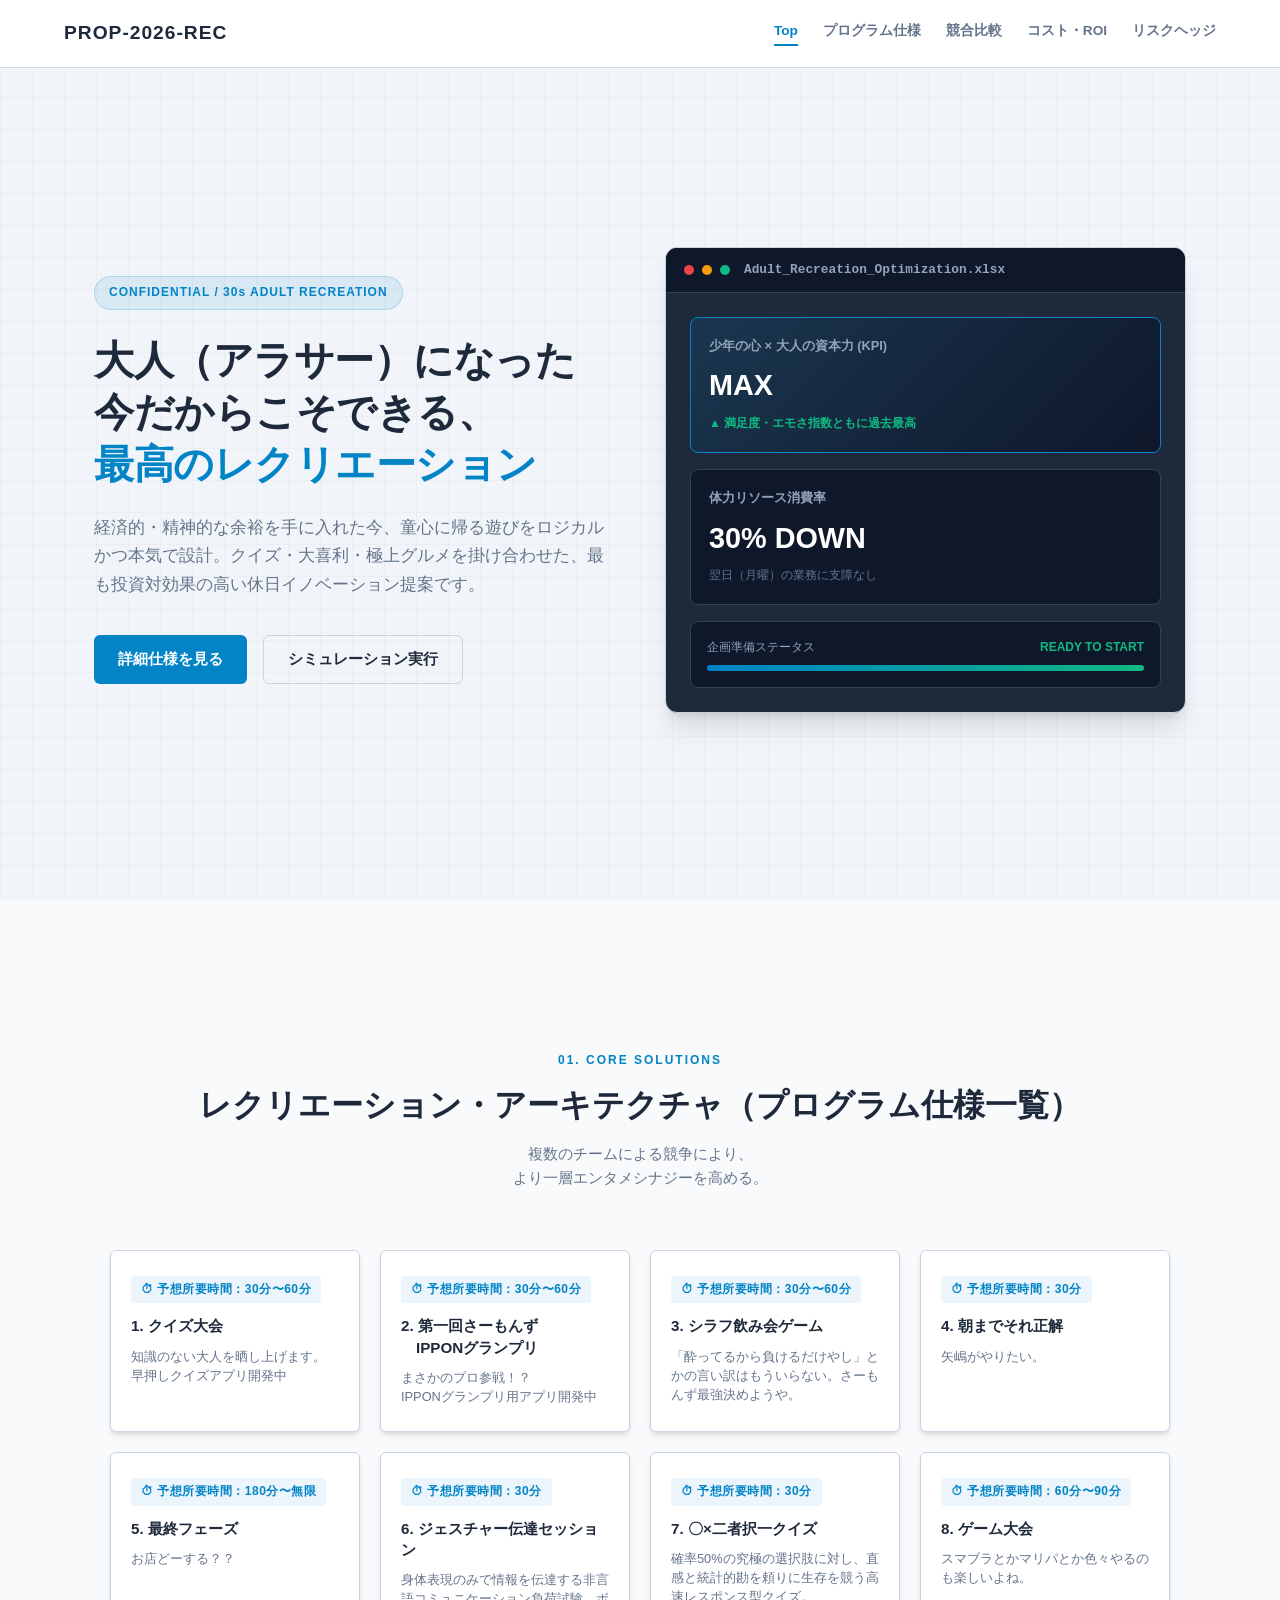
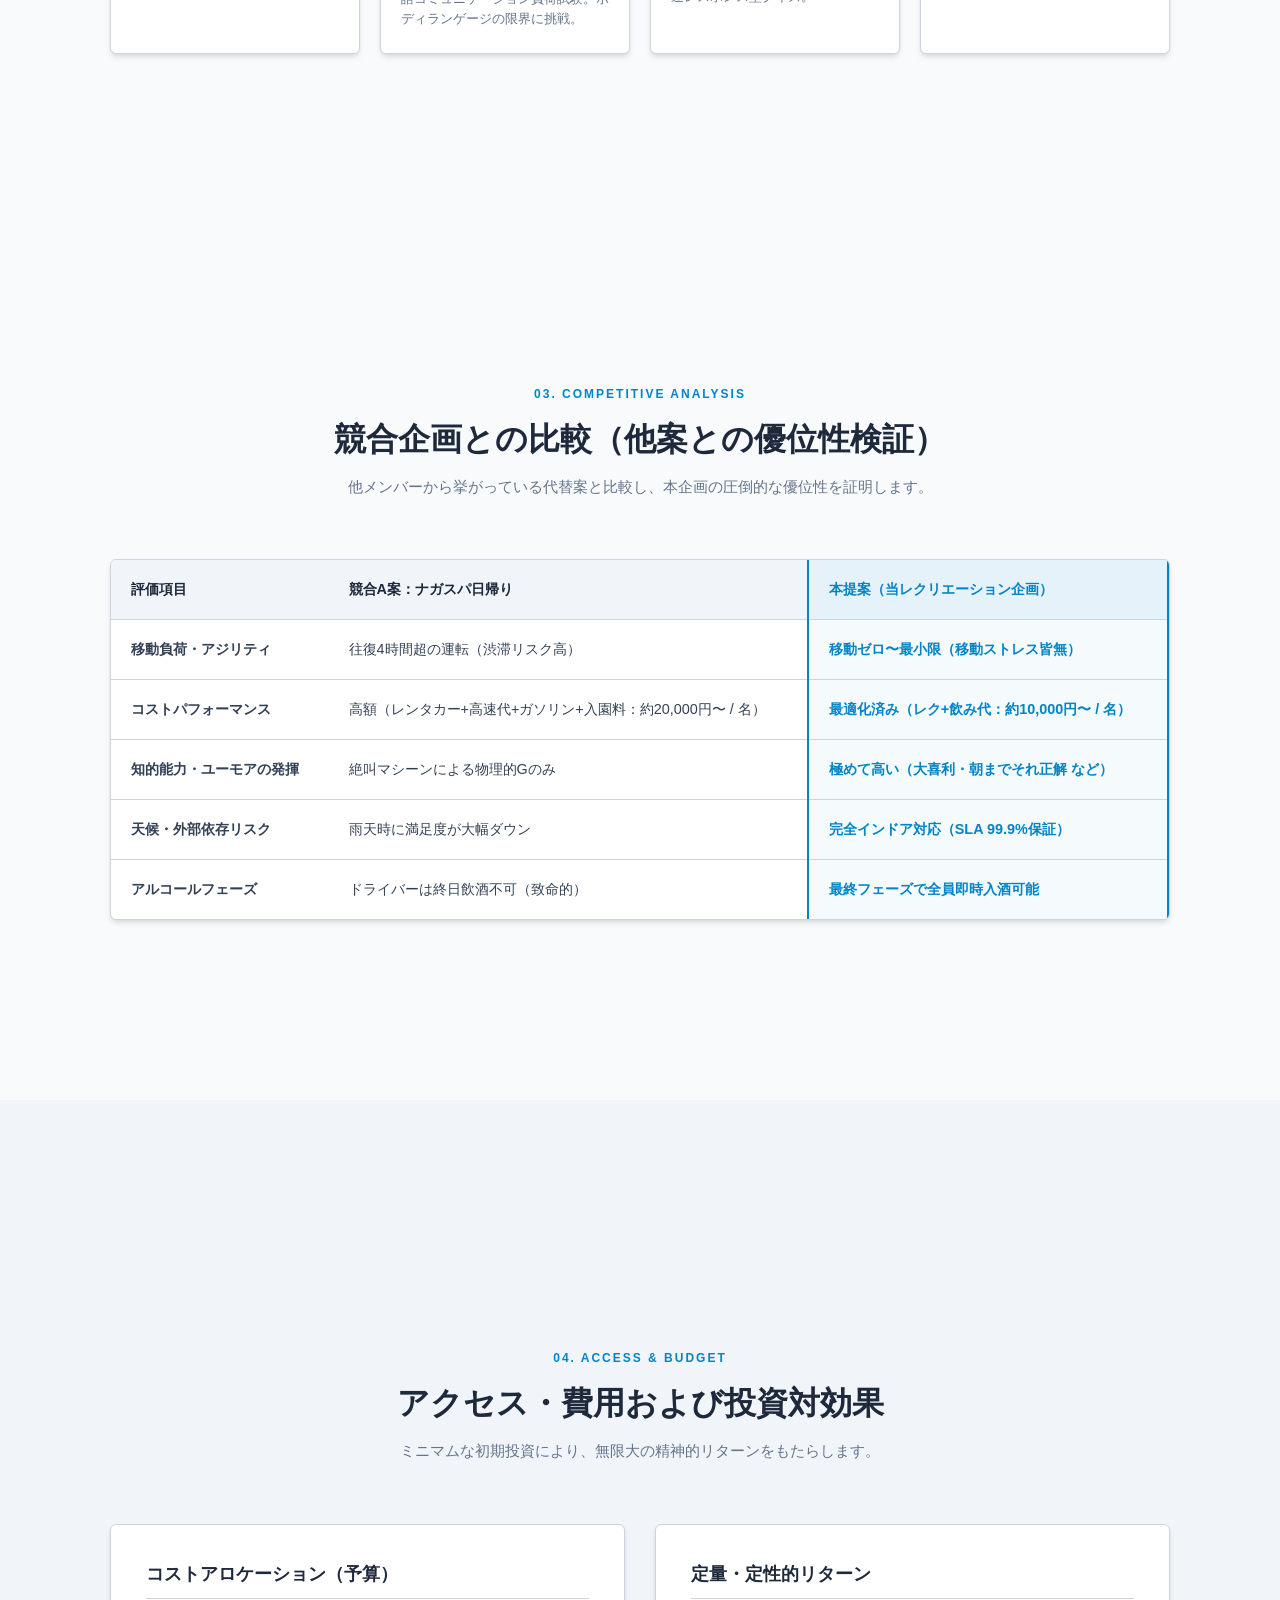
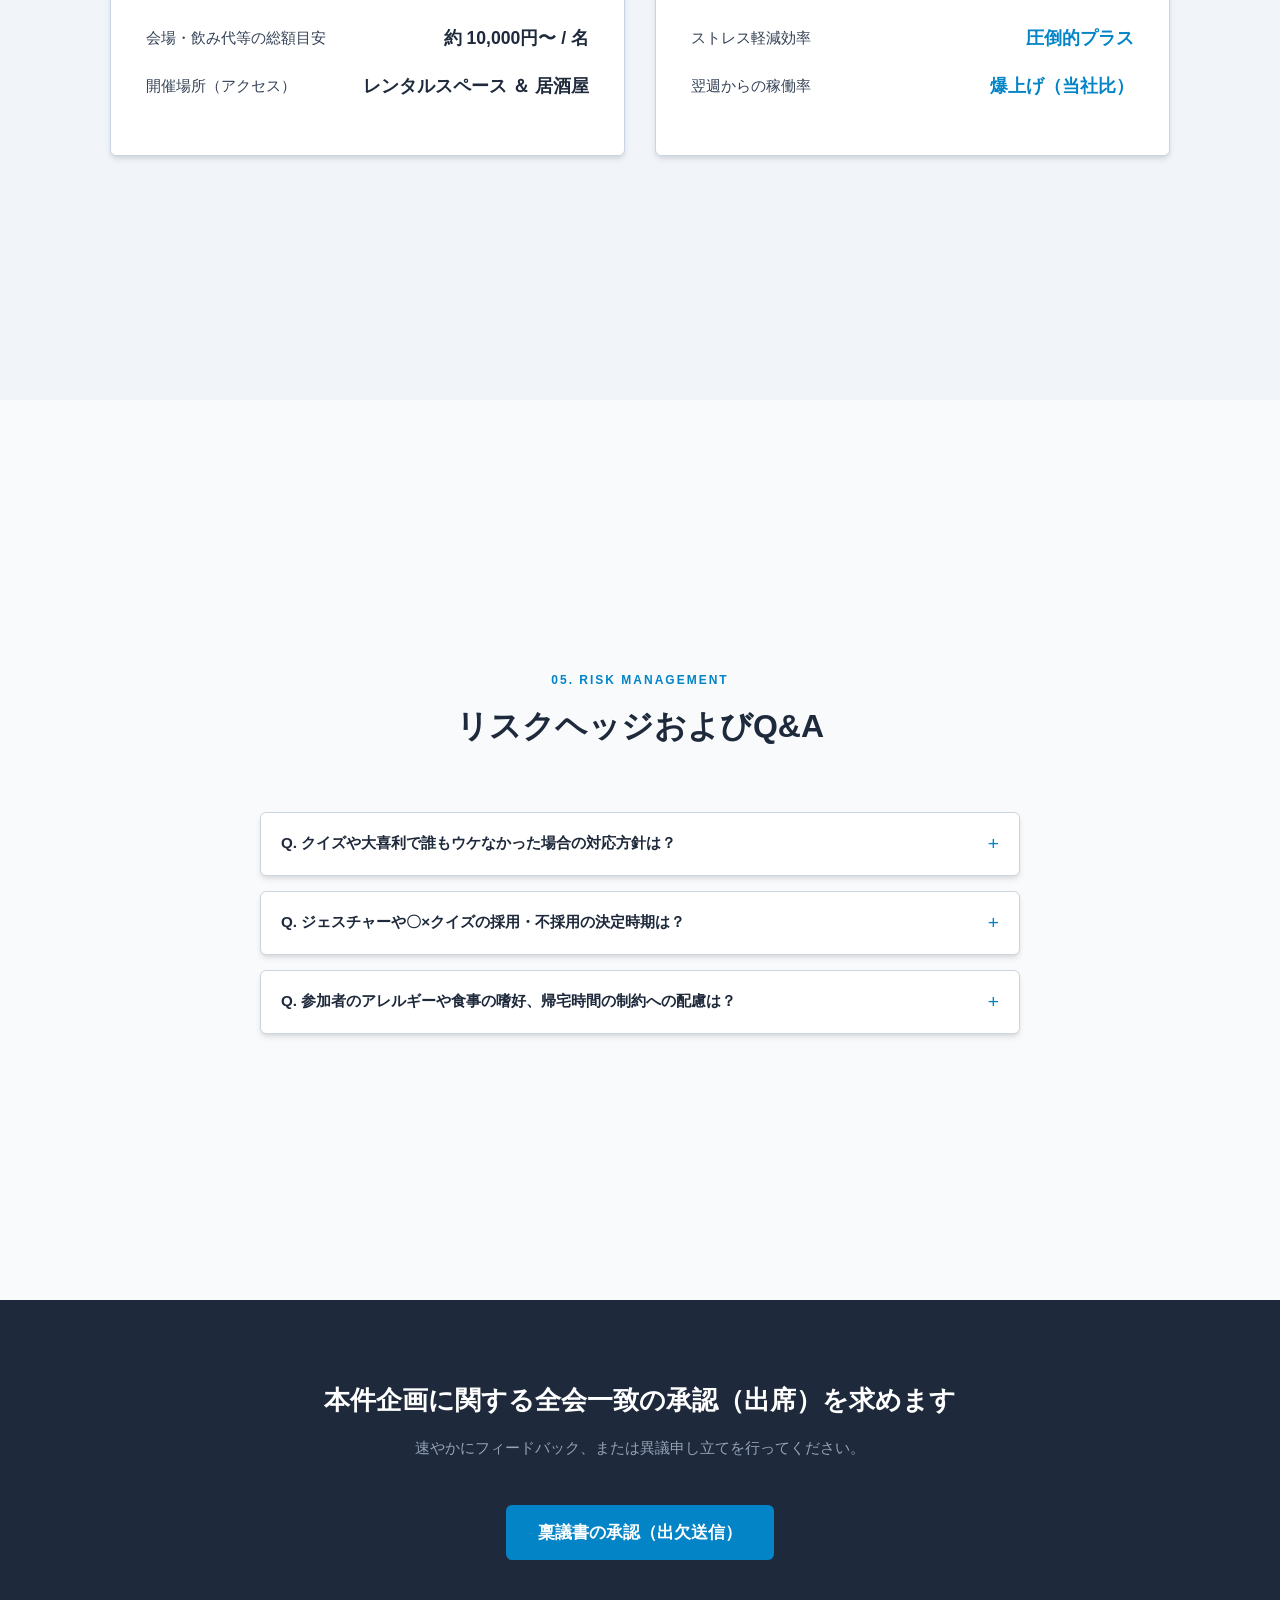
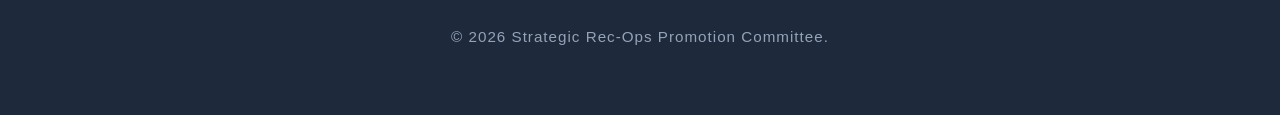
<file: index.html>
<!doctype html>
<html lang="ja">
  <head>
    <meta charset="UTF-8" />
    <meta name="viewport" content="width=device-width, initial-scale=1.0" />
    <title>Strategic Project Proposal: Weekend Rec-Ops</title>
    <link rel="stylesheet" href="kikaku.css" />
  </head>
  <body>
    <!-- 固定ヘッダー -->
    <header class="site-header">
      <div class="header-container">
        <h1 class="logo">PROP-2026-REC</h1>
        <nav class="nav-links">
          <a href="#executive-summary">Top</a>
          <a href="#solution">プログラム仕様</a>
          <a href="#comparison">競合比較</a>
          <a href="#roi">コスト・ROI</a>
          <a href="#risks">リスクヘッジ</a>
        </nav>
      </div>
    </header>

    <main>
      <!-- ① ヒーローセクション -->
      <section id="executive-summary" class="hero-section">
        <div class="hero-container">
          <div class="hero-text">
            <span class="badge">CONFIDENTIAL / 30s ADULT RECREATION</span>
            <h2>
              大人（アラサー）になった<br />今だからこそできる、<br /><span
                class="gradient-text"
                >最高のレクリエーション</span
              >
            </h2>
            <p class="hero-desc">
              経済的・精神的な余裕を手に入れた今、童心に帰る遊びをロジカルかつ本気で設計。クイズ・大喜利・極上グルメを掛け合わせた、最も投資対効果の高い休日イノベーション提案です。
            </p>
            <div class="hero-buttons">
              <a href="#solution" class="btn-primary">詳細仕様を見る</a>
              <button id="heroDemoBtn" class="btn-secondary">
                シミュレーション実行
              </button>
            </div>
          </div>
          <div class="hero-mockup">
            <div class="mockup-window">
              <div class="mockup-header">
                <span class="dot red"></span><span class="dot yellow"></span
                ><span class="dot green"></span>
                <span class="mockup-title"
                  >Adult_Recreation_Optimization.xlsx</span
                >
              </div>
              <div class="mockup-body">
                <div class="mockup-card highlight">
                  <h4>少年の心 × 大人の資本力 (KPI)</h4>
                  <p class="stat-num">MAX</p>
                  <span class="stat-trend positive"
                    >▲ 満足度・エモさ指数ともに過去最高</span
                  >
                </div>
                <div class="mockup-card">
                  <h4>体力リソース消費率</h4>
                  <p class="stat-num">30% DOWN</p>
                  <span class="stat-trend">翌日（月曜）の業務に支障なし</span>
                </div>
                <div class="mockup-status">
                  <div class="status-header">
                    <span>企画準備ステータス</span>
                    <span class="status-tag">READY TO START</span>
                  </div>
                  <div class="progress-bar">
                    <div class="progress-fill"></div>
                  </div>
                </div>
              </div>
            </div>
          </div>
        </div>
      </section>

      <!-- ② 何をするか（プログラム仕様：最大8つ対応グリッド） -->
      <section id="solution" class="section">
        <div class="container">
          <div class="section-title">
            <span class="sub-heading">01. CORE SOLUTIONS</span>
            <h2>レクリエーション・アーキテクチャ（プログラム仕様一覧）</h2>
            <p>
              複数のチームによる競争により、<br />より一層エンタメシナジーを高める。
            </p>
          </div>

          <div class="program-grid">
            <!-- 1. クイズ (確定) -->
            <div class="prog-card status-confirmed url-link">
              <span class="prog-time">⏱ 予想所要時間：30分〜60分</span>
              <h3>1. クイズ大会</h3>
              <p>
                知識のない大人を晒し上げます。<br />早押しクイズアプリ開発中
              </p>
            </div>

            <!-- 2. 大喜利 (確定) -->
            <div class="prog-card status-confirmed url-link">
              <span class="prog-time">⏱ 予想所要時間：30分〜60分</span>
              <h3>2. 第一回さーもんず<br />　IPPONグランプリ</h3>
              <p>まさかのプロ参戦！？<br />IPPONグランプリ用アプリ開発中</p>
            </div>

            <!-- 3. 飲み会ゲーム (確定) -->
            <div class="prog-card status-confirmed">
              <span class="prog-time">⏱ 予想所要時間：30分〜60分</span>
              <h3>3. シラフ飲み会ゲーム</h3>
              <p>
                「酔ってるから負けるだけやし」とかの言い訳はもういらない。さーもんず最強決めようや。
              </p>
            </div>

            <!-- 4. 朝までそれ正解 (確定) -->
            <div class="prog-card status-confirmed">
              <span class="prog-time">⏱ 予想所要時間：30分</span>
              <h3>4. 朝までそれ正解</h3>
              <p>矢嶋がやりたい。</p>
            </div>

            <!-- 5. 飲み会 (最終フェーズ・確定) -->
            <div class="prog-card status-confirmed">
              <span class="prog-time">⏱ 予想所要時間：180分〜無限</span>
              <h3>5. 最終フェーズ</h3>
              <p>お店どーする？？</p>
            </div>

            <!-- 6. ジェスチャーゲーム (検討中) -->
            <div class="prog-card status-pending">
              <span class="prog-time">⏱ 予想所要時間：30分</span>
              <h3>6. ジェスチャー伝達セッション</h3>
              <p>
                身体表現のみで情報を伝達する非言語コミュニケーション負荷試験。ボディランゲージの限界に挑戦。
              </p>
            </div>

            <!-- 7. 〇×クイズ (検討中) -->
            <div class="prog-card status-pending">
              <span class="prog-time">⏱ 予想所要時間：30分</span>
              <h3>7. 〇×二者択一クイズ</h3>
              <p>
                確率50%の究極の選択肢に対し、直感と統計的勘を頼りに生存を競う高速レスポンス型クイズ。
              </p>
            </div>

            <!-- 8. 予備枠 / エクストラ (検討中) -->
            <div class="prog-card status-pending">
              <span class="prog-time">⏱ 予想所要時間：60分〜90分</span>
              <h3>8. ゲーム大会</h3>
              <p>スマブラとかマリパとか色々やるのも楽しいよね。</p>
            </div>
          </div>
        </div>
      </section>

      <!-- ④ 他社との比較 -->
      <section id="comparison" class="section">
        <div class="container">
          <div class="section-title">
            <span class="sub-heading">03. COMPETITIVE ANALYSIS</span>
            <h2>競合企画との比較（他案との優位性検証）</h2>
            <p>
              他メンバーから挙がっている代替案と比較し、本企画の圧倒的な優位性を証明します。
            </p>
          </div>

          <div class="table-wrapper">
            <table class="comparison-table">
              <thead>
                <tr>
                  <th>評価項目</th>
                  <th>競合A案：ナガスパ日帰り</th>
                  <th class="highlight-col">
                    本提案（当レクリエーション企画）
                  </th>
                </tr>
              </thead>
              <tbody>
                <tr>
                  <td><strong>移動負荷・アジリティ</strong></td>
                  <td>往復4時間超の運転（渋滞リスク高）</td>
                  <td class="highlight-col text-accent">
                    <strong>移動ゼロ〜最小限（移動ストレス皆無）</strong>
                  </td>
                </tr>
                <tr>
                  <td><strong>コストパフォーマンス</strong></td>
                  <td>
                    高額（レンタカー+高速代+ガソリン+入園料：約20,000円〜 / 名）
                  </td>
                  <td class="highlight-col text-accent">
                    <strong
                      >最適化済み（レク+飲み代：約10,000円〜 / 名）</strong
                    >
                  </td>
                </tr>
                <tr>
                  <td><strong>知的能力・ユーモアの発揮</strong></td>
                  <td>絶叫マシーンによる物理的Gのみ</td>
                  <td class="highlight-col text-accent">
                    <strong>極めて高い（大喜利・朝までそれ正解 など）</strong>
                  </td>
                </tr>
                <tr>
                  <td><strong>天候・外部依存リスク</strong></td>
                  <td>雨天時に満足度が大幅ダウン</td>
                  <td class="highlight-col text-accent">
                    <strong>完全インドア対応（SLA 99.9%保証）</strong>
                  </td>
                </tr>
                <tr>
                  <td><strong>アルコールフェーズ</strong></td>
                  <td>ドライバーは終日飲酒不可（致命的）</td>
                  <td class="highlight-col text-accent">
                    <strong>最終フェーズで全員即時入酒可能</strong>
                  </td>
                </tr>
              </tbody>
            </table>
          </div>
        </div>
      </section>

      <!-- ⑤ アクセス・費用 (ROI) -->
      <section id="roi" class="section bg-light">
        <div class="container">
          <div class="section-title">
            <span class="sub-heading">04. ACCESS & BUDGET</span>
            <h2>アクセス・費用および投資対効果</h2>
            <p>
              ミニマムな初期投資により、無限大の精神的リターンをもたらします。
            </p>
          </div>
          <div class="roi-grid">
            <div class="roi-card cost-card">
              <h3>コストアロケーション（予算）</h3>
              <div class="cost-row">
                <span>会場・飲み代等の総額目安</span>
                <strong>約 10,000円〜 / 名</strong>
              </div>
              <div class="cost-row">
                <span>開催場所（アクセス）</span>
                <strong>レンタルスペース ＆ 居酒屋</strong>
              </div>
            </div>
            <div class="roi-card return-card">
              <h3>定量・定性的リターン</h3>
              <div class="cost-row">
                <span>ストレス軽減効率</span>
                <strong class="text-accent">圧倒的プラス</strong>
              </div>
              <div class="cost-row">
                <span>翌週からの稼働率</span>
                <strong class="text-accent">爆上げ（当社比）</strong>
              </div>
            </div>
          </div>
        </div>
      </section>

      <!-- リスクマネジメント（Q&A / FAQ） -->
      <section id="risks" class="section">
        <div class="container-narrow">
          <div class="section-title">
            <span class="sub-heading">05. RISK MANAGEMENT</span>
            <h2>リスクヘッジおよびQ&A</h2>
          </div>
          <div class="faq-list">
            <div class="faq-item">
              <button class="faq-question">
                Q. クイズや大喜利で誰もウケなかった場合の対応方針は？
              </button>
              <div class="faq-answer">
                <p>
                  <strong>【Plan B発動】</strong>
                  スベった空気を即座に「味わい深い仕様」としてシステム的に処理し、強引にアルコール（懇親会フェーズ）へエスカレーションして記憶から抹消します。
                </p>
              </div>
            </div>
            <div class="faq-item">
              <button class="faq-question">
                Q. ジェスチャーや〇×クイズの採用・不採用の決定時期は？
              </button>
              <div class="faq-answer">
                <p>
                  当日までの参加人数や全体のタイムアロケーションのシュミレーション結果を踏まえ、アジリティ重視で直前に動的に決定されます。
                </p>
              </div>
            </div>
            <div class="faq-item">
              <button class="faq-question">
                Q. 参加者のアレルギーや食事の嗜好、帰宅時間の制約への配慮は？
              </button>
              <div class="faq-answer">
                <p>
                  出欠フォームの特記事項欄にて事前に例外データを収集し、アロケーション時に完全に除外・最適化を行います。
                </p>
              </div>
            </div>
          </div>
        </div>
      </section>
    </main>

    <!-- フッター -->
    <footer class="site-footer">
      <div class="container text-center">
        <h2>本件企画に関する全会一致の承認（出席）を求めます</h2>
        <p>速やかにフィードバック、または異議申し立てを行ってください。</p>
        <button id="footerApprovalBtn" class="btn-primary btn-large">
          稟議書の承認（出欠送信）
        </button>
        <p class="copyright">
          &copy; 2026 Strategic Rec-Ops Promotion Committee.
        </p>
      </div>
    </footer>

    <!-- モーダル（意思決定フォーム） -->
    <div id="approvalModal" class="modal">
      <div class="modal-content">
        <span class="close-btn">&times;</span>
        <h3>意思決定フロー（出欠入力）</h3>
        <p>本案件に対するあなたの立場を明確に表明してください。</p>
        <form id="feedbackForm">
          <div class="form-group">
            <label>ステークホルダー名（氏名）:</label>
            <input
              type="text"
              id="userName"
              placeholder="例: 友人 太郎"
              required
            />
          </div>
          <div class="form-group">
            <label>ガバナンス判定（出欠）:</label>
            <select id="approvalStatus">
              <option value="approved">承認（完全参戦） 🚀</option>
              <option value="conditional">条件付き承認（要調整） ⏳</option>
              <option value="rejected">否決（今回は不参加） 🛑</option>
            </select>
          </div>
          <div class="form-group">
            <label>特記事項・要望事項（アレルギー等）:</label>
            <textarea
              id="feedbackText"
              rows="3"
              placeholder="ご意見、または特殊要件があればご記入ください"
            ></textarea>
          </div>
          <button
            type="submit"
            class="btn-primary w-100"
            style="margin-top: 15px"
          >
            稟議を回す（送信）
          </button>
        </form>
      </div>
    </div>

    <script src="kikaku.js"></script>
  </body>
</html>
</file>
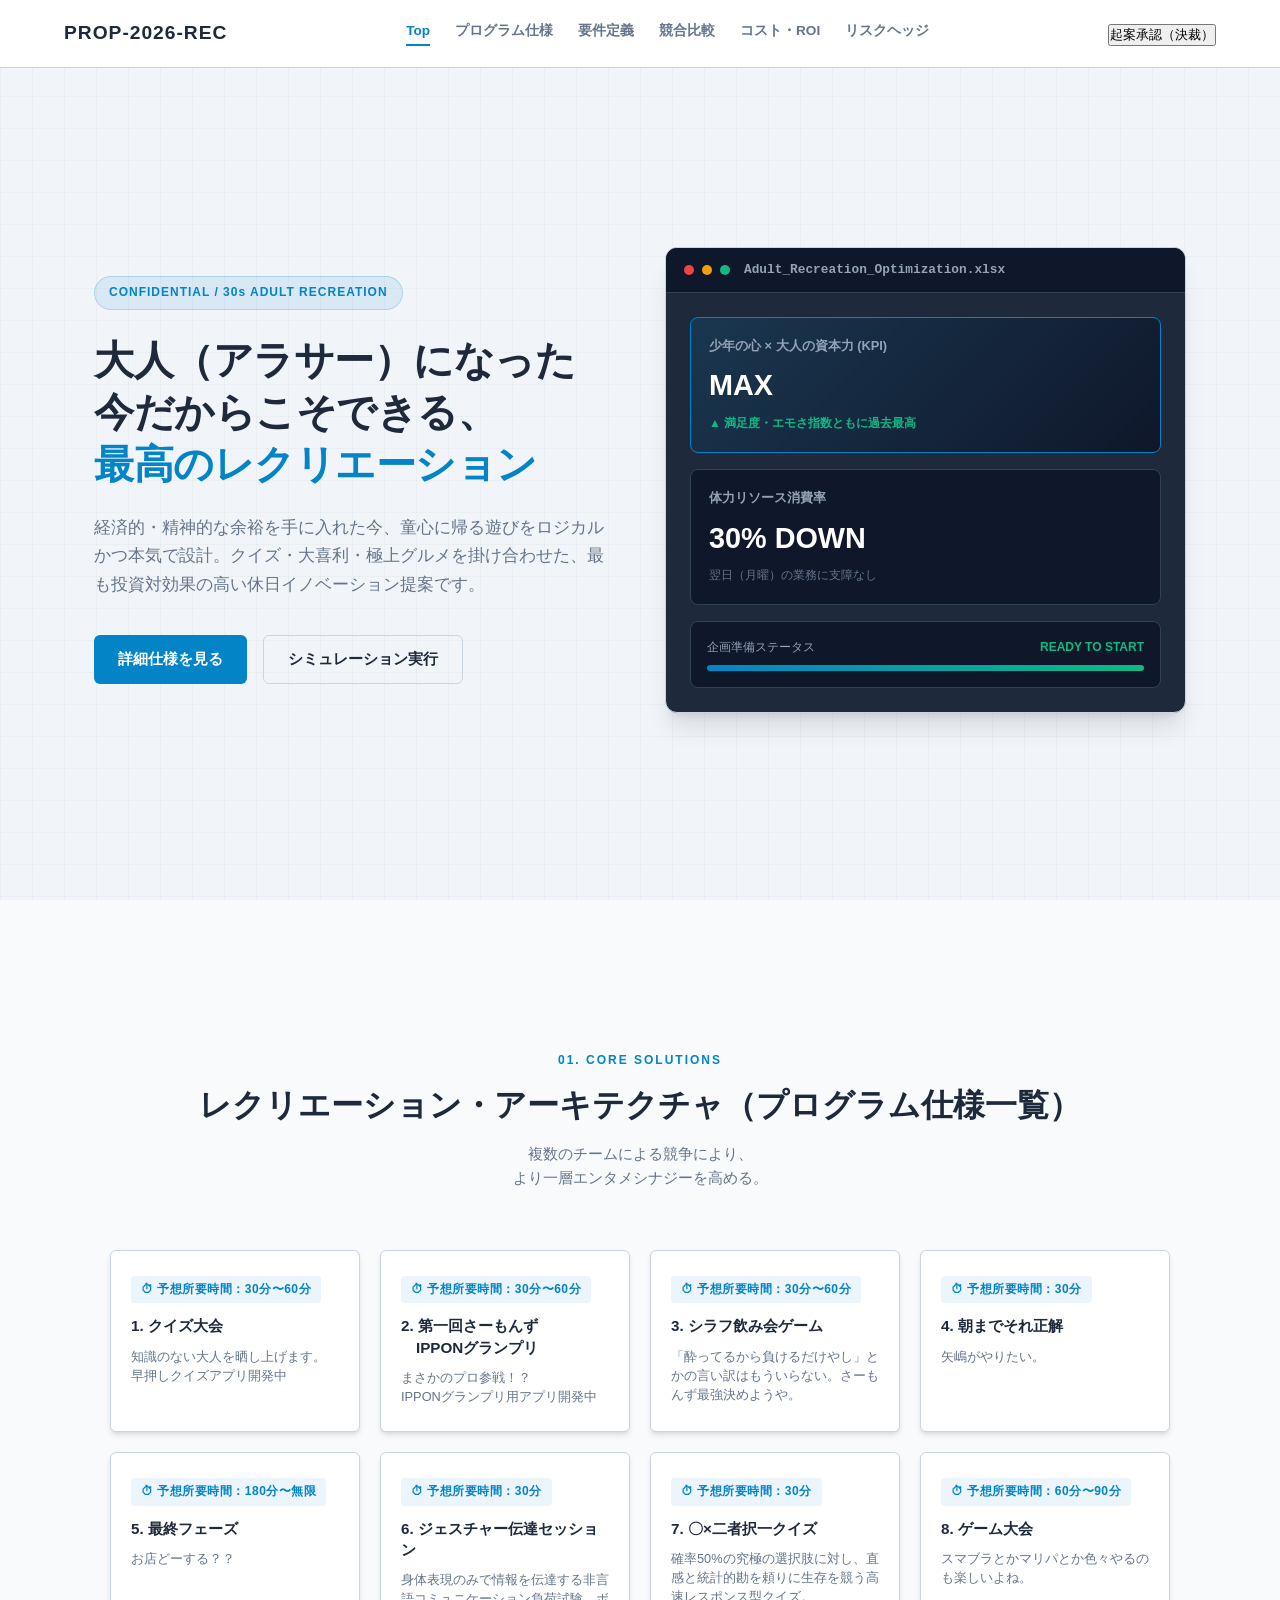
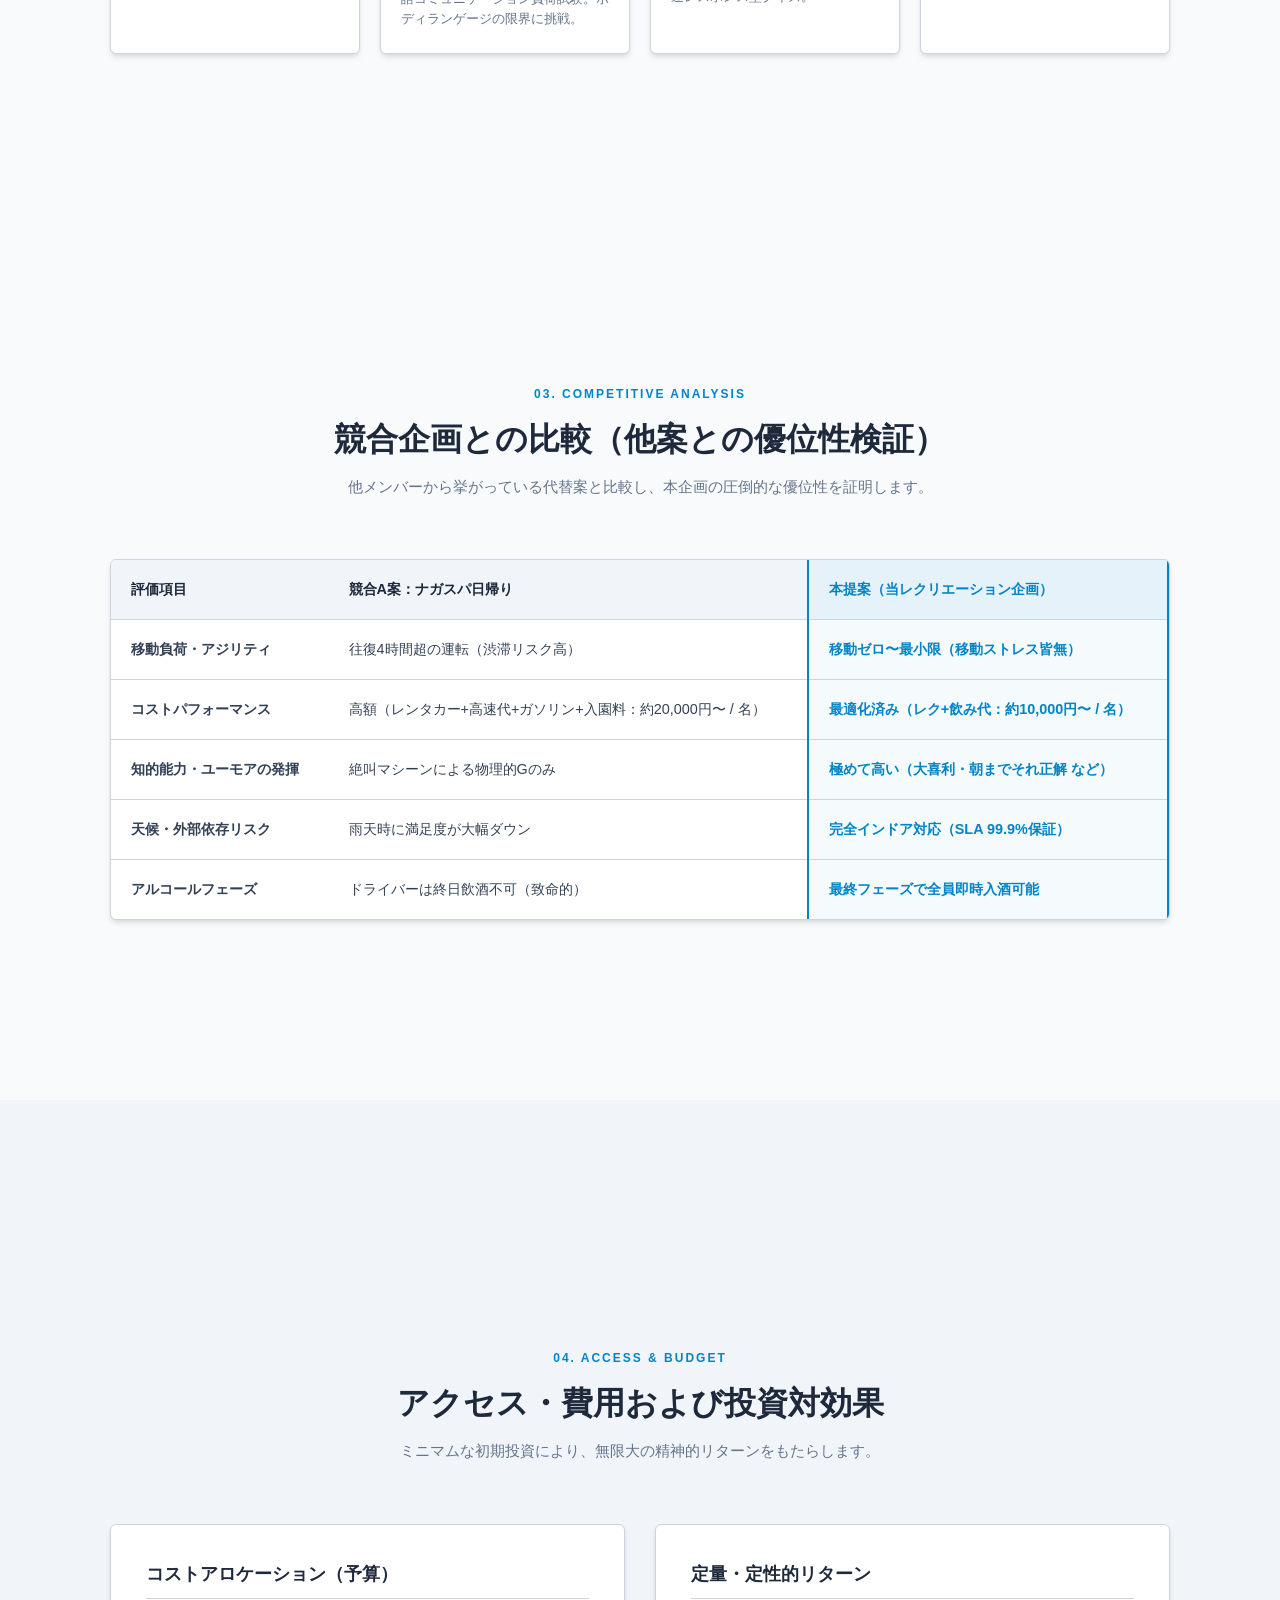
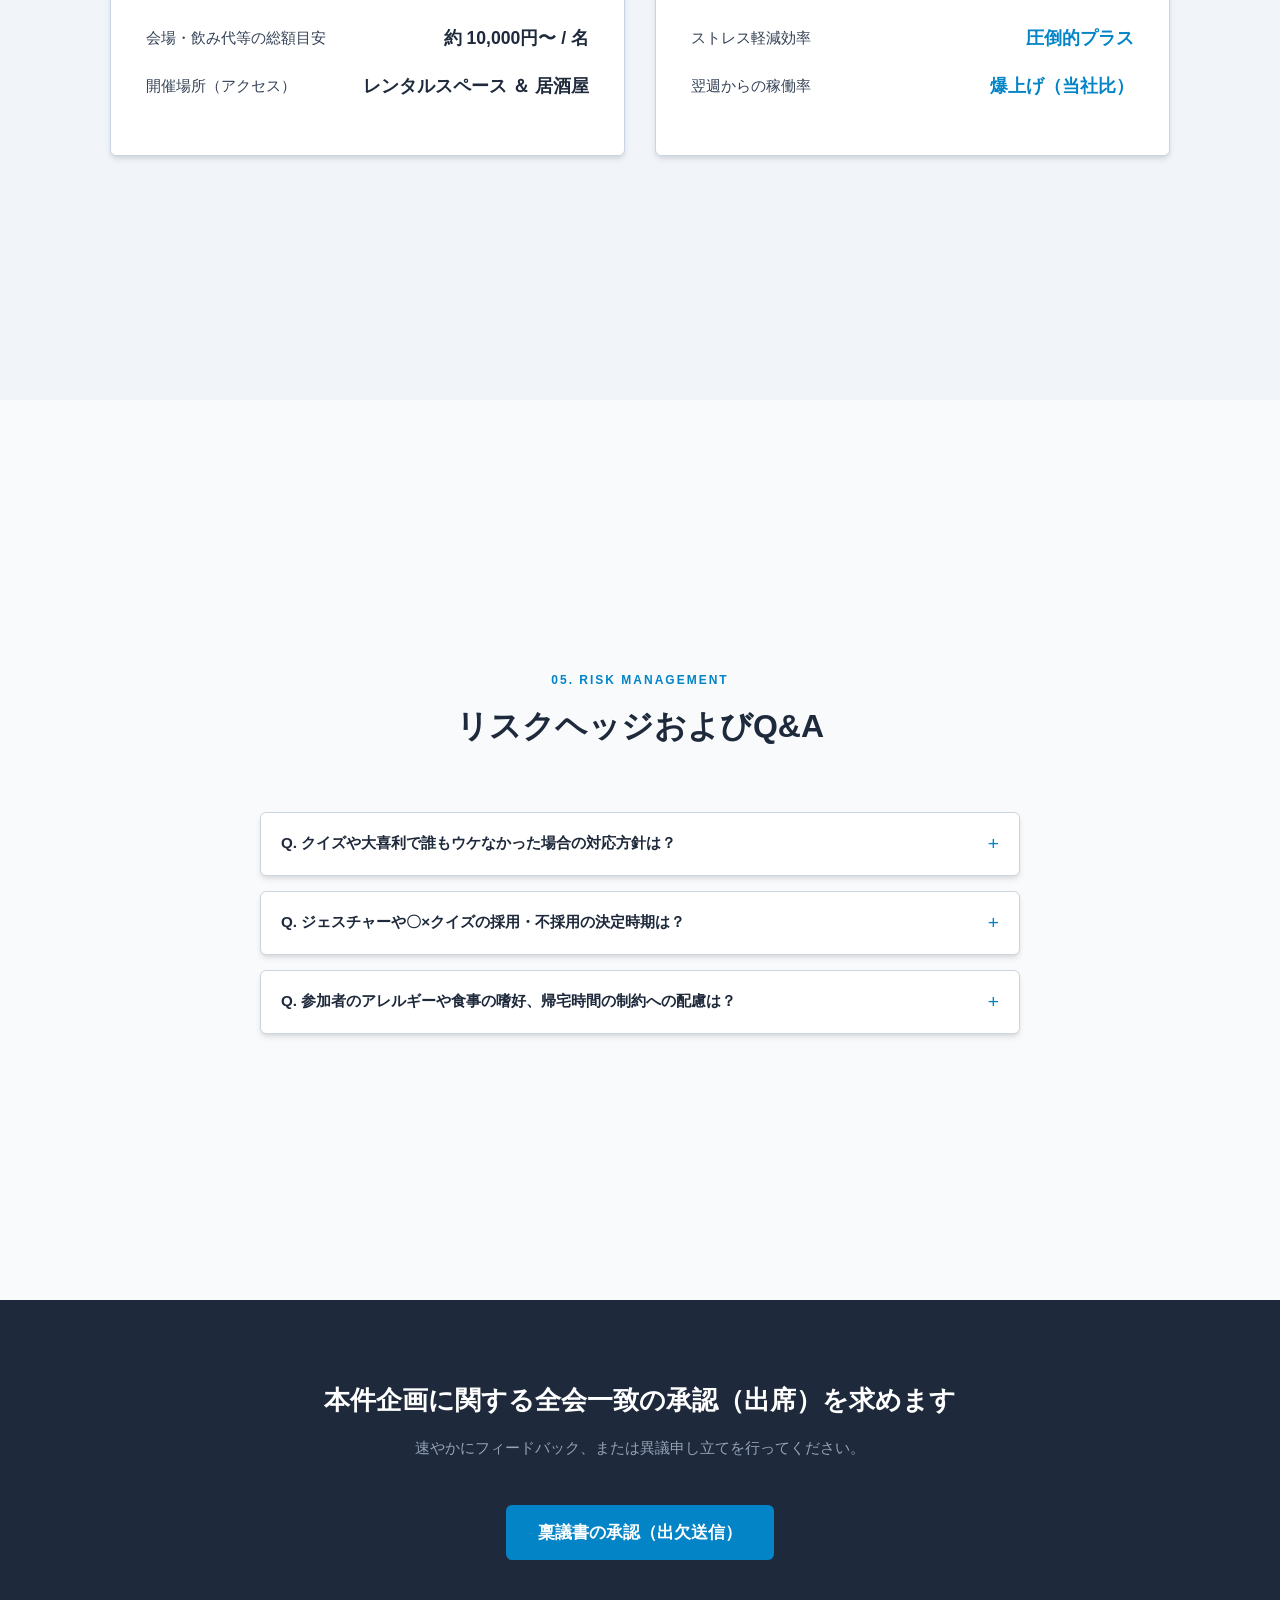
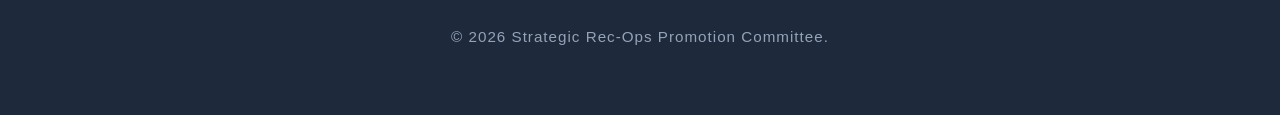
<file: kikaku.html>
<!doctype html>
<html lang="ja">
  <head>
    <meta charset="UTF-8" />
    <meta name="viewport" content="width=device-width, initial-scale=1.0" />
    <title>Strategic Project Proposal: Weekend Rec-Ops</title>
    <link rel="stylesheet" href="kikaku.css" />
  </head>
  <body>
    <!-- 固定ヘッダー -->
    <header class="site-header">
      <div class="header-container">
        <h1 class="logo">PROP-2026-REC</h1>
        <nav class="nav-links">
          <a href="#executive-summary">Top</a>
          <a href="#solution">プログラム仕様</a>
          <a href="#requirements">要件定義</a>
          <a href="#comparison">競合比較</a>
          <a href="#roi">コスト・ROI</a>
          <a href="#risks">リスクヘッジ</a>
        </nav>
        <div class="header-action">
          <button id="headerApprovalBtn" class="btn-primary-small">
            起案承認（決裁）
          </button>
        </div>
      </div>
    </header>

    <main>
      <!-- ① ヒーローセクション -->
      <section id="executive-summary" class="hero-section">
        <div class="hero-container">
          <div class="hero-text">
            <span class="badge">CONFIDENTIAL / 30s ADULT RECREATION</span>
            <h2>
              大人（アラサー）になった<br />今だからこそできる、<br /><span
                class="gradient-text"
                >最高のレクリエーション</span
              >
            </h2>
            <p class="hero-desc">
              経済的・精神的な余裕を手に入れた今、童心に帰る遊びをロジカルかつ本気で設計。クイズ・大喜利・極上グルメを掛け合わせた、最も投資対効果の高い休日イノベーション提案です。
            </p>
            <div class="hero-buttons">
              <a href="#solution" class="btn-primary">詳細仕様を見る</a>
              <button id="heroDemoBtn" class="btn-secondary">
                シミュレーション実行
              </button>
            </div>
          </div>
          <div class="hero-mockup">
            <div class="mockup-window">
              <div class="mockup-header">
                <span class="dot red"></span><span class="dot yellow"></span
                ><span class="dot green"></span>
                <span class="mockup-title"
                  >Adult_Recreation_Optimization.xlsx</span
                >
              </div>
              <div class="mockup-body">
                <div class="mockup-card highlight">
                  <h4>少年の心 × 大人の資本力 (KPI)</h4>
                  <p class="stat-num">MAX</p>
                  <span class="stat-trend positive"
                    >▲ 満足度・エモさ指数ともに過去最高</span
                  >
                </div>
                <div class="mockup-card">
                  <h4>体力リソース消費率</h4>
                  <p class="stat-num">30% DOWN</p>
                  <span class="stat-trend">翌日（月曜）の業務に支障なし</span>
                </div>
                <div class="mockup-status">
                  <div class="status-header">
                    <span>企画準備ステータス</span>
                    <span class="status-tag">READY TO START</span>
                  </div>
                  <div class="progress-bar">
                    <div class="progress-fill"></div>
                  </div>
                </div>
              </div>
            </div>
          </div>
        </div>
      </section>

      <!-- ② 何をするか（プログラム仕様：最大8つ対応グリッド） -->
      <section id="solution" class="section">
        <div class="container">
          <div class="section-title">
            <span class="sub-heading">01. CORE SOLUTIONS</span>
            <h2>レクリエーション・アーキテクチャ（プログラム仕様一覧）</h2>
            <p>
              複数のチームによる競争により、<br />より一層エンタメシナジーを高める。
            </p>
          </div>

          <div class="program-grid">
            <!-- 1. クイズ (確定) -->
            <div class="prog-card status-confirmed url-link">
              <span class="prog-time">⏱ 予想所要時間：30分〜60分</span>
              <h3>1. クイズ大会</h3>
              <p>
                知識のない大人を晒し上げます。<br />早押しクイズアプリ開発中
              </p>
            </div>

            <!-- 2. 大喜利 (確定) -->
            <div class="prog-card status-confirmed url-link">
              <span class="prog-time">⏱ 予想所要時間：30分〜60分</span>
              <h3>2. 第一回さーもんず<br />　IPPONグランプリ</h3>
              <p>まさかのプロ参戦！？<br />IPPONグランプリ用アプリ開発中</p>
            </div>

            <!-- 3. 飲み会ゲーム (確定) -->
            <div class="prog-card status-confirmed">
              <span class="prog-time">⏱ 予想所要時間：30分〜60分</span>
              <h3>3. シラフ飲み会ゲーム</h3>
              <p>
                「酔ってるから負けるだけやし」とかの言い訳はもういらない。さーもんず最強決めようや。
              </p>
            </div>

            <!-- 4. 朝までそれ正解 (確定) -->
            <div class="prog-card status-confirmed">
              <span class="prog-time">⏱ 予想所要時間：30分</span>
              <h3>4. 朝までそれ正解</h3>
              <p>矢嶋がやりたい。</p>
            </div>

            <!-- 5. 飲み会 (最終フェーズ・確定) -->
            <div class="prog-card status-confirmed">
              <span class="prog-time">⏱ 予想所要時間：180分〜無限</span>
              <h3>5. 最終フェーズ</h3>
              <p>お店どーする？？</p>
            </div>

            <!-- 6. ジェスチャーゲーム (検討中) -->
            <div class="prog-card status-pending">
              <span class="prog-time">⏱ 予想所要時間：30分</span>
              <h3>6. ジェスチャー伝達セッション</h3>
              <p>
                身体表現のみで情報を伝達する非言語コミュニケーション負荷試験。ボディランゲージの限界に挑戦。
              </p>
            </div>

            <!-- 7. 〇×クイズ (検討中) -->
            <div class="prog-card status-pending">
              <span class="prog-time">⏱ 予想所要時間：30分</span>
              <h3>7. 〇×二者択一クイズ</h3>
              <p>
                確率50%の究極の選択肢に対し、直感と統計的勘を頼りに生存を競う高速レスポンス型クイズ。
              </p>
            </div>

            <!-- 8. 予備枠 / エクストラ (検討中) -->
            <div class="prog-card status-pending">
              <span class="prog-time">⏱ 予想所要時間：60分〜90分</span>
              <h3>8. ゲーム大会</h3>
              <p>スマブラとかマリパとか色々やるのも楽しいよね。</p>
            </div>
          </div>
        </div>
      </section>

      <!-- ④ 他社との比較 -->
      <section id="comparison" class="section">
        <div class="container">
          <div class="section-title">
            <span class="sub-heading">03. COMPETITIVE ANALYSIS</span>
            <h2>競合企画との比較（他案との優位性検証）</h2>
            <p>
              他メンバーから挙がっている代替案と比較し、本企画の圧倒的な優位性を証明します。
            </p>
          </div>

          <div class="table-wrapper">
            <table class="comparison-table">
              <thead>
                <tr>
                  <th>評価項目</th>
                  <th>競合A案：ナガスパ日帰り</th>
                  <th class="highlight-col">
                    本提案（当レクリエーション企画）
                  </th>
                </tr>
              </thead>
              <tbody>
                <tr>
                  <td><strong>移動負荷・アジリティ</strong></td>
                  <td>往復4時間超の運転（渋滞リスク高）</td>
                  <td class="highlight-col text-accent">
                    <strong>移動ゼロ〜最小限（移動ストレス皆無）</strong>
                  </td>
                </tr>
                <tr>
                  <td><strong>コストパフォーマンス</strong></td>
                  <td>
                    高額（レンタカー+高速代+ガソリン+入園料：約20,000円〜 / 名）
                  </td>
                  <td class="highlight-col text-accent">
                    <strong
                      >最適化済み（レク+飲み代：約10,000円〜 / 名）</strong
                    >
                  </td>
                </tr>
                <tr>
                  <td><strong>知的能力・ユーモアの発揮</strong></td>
                  <td>絶叫マシーンによる物理的Gのみ</td>
                  <td class="highlight-col text-accent">
                    <strong>極めて高い（大喜利・朝までそれ正解 など）</strong>
                  </td>
                </tr>
                <tr>
                  <td><strong>天候・外部依存リスク</strong></td>
                  <td>雨天時に満足度が大幅ダウン</td>
                  <td class="highlight-col text-accent">
                    <strong>完全インドア対応（SLA 99.9%保証）</strong>
                  </td>
                </tr>
                <tr>
                  <td><strong>アルコールフェーズ</strong></td>
                  <td>ドライバーは終日飲酒不可（致命的）</td>
                  <td class="highlight-col text-accent">
                    <strong>最終フェーズで全員即時入酒可能</strong>
                  </td>
                </tr>
              </tbody>
            </table>
          </div>
        </div>
      </section>

      <!-- ⑤ アクセス・費用 (ROI) -->
      <section id="roi" class="section bg-light">
        <div class="container">
          <div class="section-title">
            <span class="sub-heading">04. ACCESS & BUDGET</span>
            <h2>アクセス・費用および投資対効果</h2>
            <p>
              ミニマムな初期投資により、無限大の精神的リターンをもたらします。
            </p>
          </div>
          <div class="roi-grid">
            <div class="roi-card cost-card">
              <h3>コストアロケーション（予算）</h3>
              <div class="cost-row">
                <span>会場・飲み代等の総額目安</span>
                <strong>約 10,000円〜 / 名</strong>
              </div>
              <div class="cost-row">
                <span>開催場所（アクセス）</span>
                <strong>レンタルスペース ＆ 居酒屋</strong>
              </div>
            </div>
            <div class="roi-card return-card">
              <h3>定量・定性的リターン</h3>
              <div class="cost-row">
                <span>ストレス軽減効率</span>
                <strong class="text-accent">圧倒的プラス</strong>
              </div>
              <div class="cost-row">
                <span>翌週からの稼働率</span>
                <strong class="text-accent">爆上げ（当社比）</strong>
              </div>
            </div>
          </div>
        </div>
      </section>

      <!-- リスクマネジメント（Q&A / FAQ） -->
      <section id="risks" class="section">
        <div class="container-narrow">
          <div class="section-title">
            <span class="sub-heading">05. RISK MANAGEMENT</span>
            <h2>リスクヘッジおよびQ&A</h2>
          </div>
          <div class="faq-list">
            <div class="faq-item">
              <button class="faq-question">
                Q. クイズや大喜利で誰もウケなかった場合の対応方針は？
              </button>
              <div class="faq-answer">
                <p>
                  <strong>【Plan B発動】</strong>
                  スベった空気を即座に「味わい深い仕様」としてシステム的に処理し、強引にアルコール（懇親会フェーズ）へエスカレーションして記憶から抹消します。
                </p>
              </div>
            </div>
            <div class="faq-item">
              <button class="faq-question">
                Q. ジェスチャーや〇×クイズの採用・不採用の決定時期は？
              </button>
              <div class="faq-answer">
                <p>
                  当日までの参加人数や全体のタイムアロケーションのシュミレーション結果を踏まえ、アジリティ重視で直前に動的に決定されます。
                </p>
              </div>
            </div>
            <div class="faq-item">
              <button class="faq-question">
                Q. 参加者のアレルギーや食事の嗜好、帰宅時間の制約への配慮は？
              </button>
              <div class="faq-answer">
                <p>
                  出欠フォームの特記事項欄にて事前に例外データを収集し、アロケーション時に完全に除外・最適化を行います。
                </p>
              </div>
            </div>
          </div>
        </div>
      </section>
    </main>

    <!-- フッター -->
    <footer class="site-footer">
      <div class="container text-center">
        <h2>本件企画に関する全会一致の承認（出席）を求めます</h2>
        <p>速やかにフィードバック、または異議申し立てを行ってください。</p>
        <button id="footerApprovalBtn" class="btn-primary btn-large">
          稟議書の承認（出欠送信）
        </button>
        <p class="copyright">
          &copy; 2026 Strategic Rec-Ops Promotion Committee.
        </p>
      </div>
    </footer>

    <!-- モーダル（意思決定フォーム） -->
    <div id="approvalModal" class="modal">
      <div class="modal-content">
        <span class="close-btn">&times;</span>
        <h3>意思決定フロー（出欠入力）</h3>
        <p>本案件に対するあなたの立場を明確に表明してください。</p>
        <form id="feedbackForm">
          <div class="form-group">
            <label>ステークホルダー名（氏名）:</label>
            <input
              type="text"
              id="userName"
              placeholder="例: 友人 太郎"
              required
            />
          </div>
          <div class="form-group">
            <label>ガバナンス判定（出欠）:</label>
            <select id="approvalStatus">
              <option value="approved">承認（完全参戦） 🚀</option>
              <option value="conditional">条件付き承認（要調整） ⏳</option>
              <option value="rejected">否決（今回は不参加） 🛑</option>
            </select>
          </div>
          <div class="form-group">
            <label>特記事項・要望事項（アレルギー等）:</label>
            <textarea
              id="feedbackText"
              rows="3"
              placeholder="ご意見、または特殊要件があればご記入ください"
            ></textarea>
          </div>
          <button
            type="submit"
            class="btn-primary w-100"
            style="margin-top: 15px"
          >
            稟議を回す（送信）
          </button>
        </form>
      </div>
    </div>

    <script src="kikaku.js"></script>
  </body>
</html>
</file>
<file: kikaku.css>
:root {
    --primary: #1e293b;
    --accent: #0284c7; /* 知的でビジネスライクなブルー */
    --accent-hover: #0369a1;
    --bg-main: #f8fafc;
    --bg-light: #f1f5f9;
    --text-main: #334155;
    --text-muted: #64748b;
    --border-color: #cbd5e1;
    --white: #ffffff;
    --radius: 6px;
    --shadow: 0 4px 6px -1px rgba(0, 0, 0, 0.1), 0 2px 4px -1px rgba(0, 0, 0, 0.06);
}

* {
    box-sizing: border-box;
    margin: 0;
    padding: 0;
}

html {
    scroll-behavior: smooth;
}

body {
    font-family: -apple-system, BlinkMacSystemFont, "Segoe UI", Roboto, "Helvetica Neue", Arial, sans-serif;
    color: var(--text-main);
    background-color: var(--bg-main);
    line-height: 1.6;
}

.container {
    max-width: 1100px;
    margin: 0 auto;
    padding: 0 20px;
}

.container-narrow {
    max-width: 800px;
    margin: 0 auto;
    padding: 0 20px;
}

.text-center {
    text-align: center;
}

.w-100 {
    width: 100%;
}

/* ヘッダー */
.site-header {
    position: fixed;
    top: 0;
    left: 0;
    width: 100%;
    background: rgba(255, 255, 255, 0.95);
    backdrop-filter: blur(5px);
    border-bottom: 1px solid var(--border-color);
    z-index: 1000;
}

.header-container {
    max-width: 1200px;
    margin: 0 auto;
    padding: 18px 24px;
    display: flex;
    align-items: center;
    justify-content: space-between;
}

.logo {
    font-size: 1.2rem;
    font-weight: 700;
    color: var(--primary);
    letter-spacing: 1px;
}

.nav-links {
    display: flex;
    gap: 25px;
}

.nav-links a {
    text-decoration: none;
    color: var(--text-muted);
    font-size: 0.85rem;
    font-weight: 600;
    transition: color 0.2s;
}

.nav-links a:hover {
    color: var(--accent);
}

/* ボタン */
.btn-primary {
    background-color: var(--accent);
    color: var(--white);
    border: none;
    padding: 12px 24px;
    font-size: 0.95rem;
    font-weight: 600;
    border-radius: var(--radius);
    cursor: pointer;
    text-decoration: none;
    display: inline-block;
    transition: background-color 0.2s;
}

.btn-primary:hover {
    background-color: var(--accent-hover);
}

.btn-secondary {
    background-color: transparent;
    color: var(--primary);
    border: 1px solid var(--border-color);
    padding: 12px 24px;
    font-size: 0.95rem;
    font-weight: 600;
    border-radius: var(--radius);
    cursor: pointer;
    transition: all 0.2s;
}

.btn-secondary:hover {
    background-color: var(--white);
    border-color: var(--primary);
}

.btn-large {
    padding: 16px 32px;
    font-size: 1.05rem;
    margin-top: 20px;
    margin-bottom: 15px;
}

/* セクション共通（100vh化） */
.section {
    min-height: 100vh;
    padding: 80px 0;
    display: flex;
    align-items: center;
}

.section > .container,
.section > .container-narrow {
    width: 100%;
}

.bg-light {
    background-color: var(--bg-light);
}

.section-title {
    text-align: center;
    margin-bottom: 60px;
}

.sub-heading {
    display: inline-block;
    font-size: 0.75rem;
    font-weight: 700;
    letter-spacing: 2px;
    color: var(--accent);
    margin-bottom: 10px;
    text-transform: uppercase;
}

.section-title h2 {
    font-size: 2rem;
    font-weight: 700;
    color: var(--primary);
    margin-bottom: 10px;
}

.section-title p {
    color: var(--text-muted);
    font-size: 0.95rem;
}

/* ヒーローセクション（ライトトーンに統合） */
.hero-section {
    min-height: 100vh;
    padding: 120px 0 60px;
    background-color: var(--bg-light);
    background-image: 
        linear-gradient(rgba(100, 116, 139, 0.05) 1px, transparent 1px),
        linear-gradient(90deg, rgba(100, 116, 139, 0.05) 1px, transparent 1px);
    background-size: 32px 32px;
    display: flex;
    align-items: center;
    color: var(--text-main);
}

.hero-container {
    max-width: 1140px;
    margin: 0 auto;
    padding: 0 24px;
    display: grid;
    grid-template-columns: 1fr 1fr;
    gap: 50px;
    align-items: center;
    width: 100%;
}

.badge {
    background-color: rgba(2, 132, 199, 0.1);
    color: var(--accent);
    border: 1px solid rgba(2, 132, 199, 0.2);
    padding: 6px 14px;
    font-size: 0.75rem;
    font-weight: 700;
    border-radius: 20px;
    display: inline-block;
    margin-bottom: 24px;
    letter-spacing: 1px;
}

.hero-text h2 {
    font-size: 2.5rem;
    line-height: 1.3;
    color: var(--primary);
    margin-bottom: 24px;
    font-weight: 800;
    letter-spacing: -0.5px;
}

.gradient-text {
    color: var(--accent);
    background: none;
    -webkit-text-fill-color: initial;
    display: inline-block;
}

.hero-desc {
    color: var(--text-muted);
    font-size: 1.05rem;
    line-height: 1.7;
    margin-bottom: 36px;
    max-width: 520px;
}

.hero-buttons {
    display: flex;
    gap: 16px;
}

/* モックアップ風（ダッシュボードUI） */
.mockup-window {
    background: #1e293b;
    border-radius: 12px;
    box-shadow: 0 20px 25px -5px rgba(0, 0, 0, 0.1), 0 8px 10px -6px rgba(0, 0, 0, 0.1);
    border: 1px solid var(--border-color);
    overflow: hidden;
}

.mockup-header {
    background: #0f172a;
    padding: 12px 18px;
    display: flex;
    align-items: center;
    gap: 8px;
    border-bottom: 1px solid #334155;
}

.dot {
    width: 10px;
    height: 10px;
    border-radius: 50%;
    display: inline-block;
}
.dot.red { background: #ef4444; }
.dot.yellow { background: #f59e0b; }
.dot.green { background: #10b981; }

.mockup-title {
    color: #94a3b8;
    font-size: 0.8rem;
    margin-left: 6px;
    font-weight: 600;
    font-family: monospace;
}

.mockup-body {
    padding: 24px;
    display: flex;
    flex-direction: column;
    gap: 16px;
}

.mockup-card {
    background: #0f172a;
    padding: 18px;
    border-radius: 8px;
    border: 1px solid #334155;
}

.mockup-card.highlight {
    border-color: #0284c7;
    background: linear-gradient(135deg, rgba(2, 132, 199, 0.15) 0%, #0f172a 100%);
}

.mockup-card h4 {
    color: #94a3b8;
    font-size: 0.8rem;
    margin-bottom: 6px;
}

.stat-num {
    font-size: 1.8rem;
    font-weight: 700;
    color: #ffffff;
}

.stat-trend {
    font-size: 0.75rem;
    color: var(--text-muted);
}

.stat-trend.positive {
    color: #10b981;
    font-weight: 600;
}

.mockup-status {
    background: #0f172a;
    padding: 16px;
    border-radius: 8px;
    border: 1px solid #334155;
}

.status-header {
    display: flex;
    justify-content: space-between;
    font-size: 0.75rem;
    color: #94a3b8;
    margin-bottom: 8px;
}

.status-tag {
    color: #10b981;
    font-weight: 700;
}

.progress-bar {
    height: 6px;
    background: #334155;
    border-radius: 3px;
    overflow: hidden;
}

.progress-fill {
    width: 100%;
    height: 100%;
    background: linear-gradient(90deg, #0284c7, #10b981);
}

/* プログラム8グリッド用スタイル */
.program-grid {
    display: grid;
    grid-template-columns: repeat(4, 1fr);
    gap: 20px;
}

.prog-card {
    background: var(--white);
    padding: 25px 20px;
    border-radius: var(--radius);
    box-shadow: var(--shadow);
    border: 1px solid var(--border-color);
    display: flex;
    flex-direction: column;
    position: relative;
    transition: transform 0.2s;
}

.prog-card:hover {
    transform: translateY(-3px);
}

.prog-card h3 {
    font-size: 0.95rem;
    color: var(--primary);
    margin-bottom: 10px;
    line-height: 1.4;
}

.prog-card p {
    font-size: 0.8rem;
    color: var(--text-muted);
    line-height: 1.5;
}

/* カードグリッド（要件定義用） */
.card-grid {
    display: grid;
    grid-template-columns: repeat(3, 1fr);
    gap: 30px;
}

.issue-card {
    background: var(--white);
    padding: 35px 25px;
    border-radius: var(--radius);
    box-shadow: var(--shadow);
    border: 1px solid var(--border-color);
}

.issue-icon {
    font-size: 1.8rem;
    margin-bottom: 20px;
}

.issue-card h3 {
    font-size: 1.05rem;
    color: var(--primary);
    margin-bottom: 12px;
}

.issue-card p {
    font-size: 0.88rem;
    color: var(--text-muted);
}

/* 競合比較テーブル */
.table-wrapper {
    width: 100%;
    overflow-x: auto;
    background: var(--white);
    border-radius: var(--radius);
    box-shadow: var(--shadow);
    border: 1px solid var(--border-color);
}

.comparison-table {
    width: 100%;
    border-collapse: collapse;
    text-align: left;
    font-size: 0.9rem;
}

.comparison-table th,
.comparison-table td {
    padding: 18px 20px;
    border-bottom: 1px solid var(--border-color);
    color: var(--text-main);
}

.comparison-table th {
    background-color: var(--bg-light);
    color: var(--primary);
    font-weight: 700;
}

.comparison-table tr:last-child td {
    border-bottom: none;
}

.comparison-table .highlight-col {
    background-color: rgba(2, 132, 199, 0.04);
    border-left: 2px solid var(--accent);
    border-right: 2px solid var(--accent);
}

.comparison-table thead .highlight-col {
    background-color: rgba(2, 132, 199, 0.1);
    color: var(--accent);
}

/* ROI/Info grid */
.roi-grid {
    display: grid;
    grid-template-columns: 1fr 1fr;
    gap: 30px;
}

.roi-card {
    background: var(--white);
    padding: 35px;
    border-radius: var(--radius);
    box-shadow: var(--shadow);
    border: 1px solid var(--border-color);
}

.roi-card h3 {
    font-size: 1.1rem;
    color: var(--primary);
    margin-bottom: 25px;
    padding-bottom: 10px;
    border-bottom: 1px solid var(--border-color);
}

.cost-row {
    display: flex;
    justify-content: space-between;
    align-items: center;
    margin-bottom: 20px;
    font-size: 0.95rem;
}

.cost-row strong {
    font-size: 1.1rem;
    color: var(--primary);
}

.text-accent {
    color: var(--accent) !important;
}

/* Q&A / アコーディオン */
.faq-list {
    display: flex;
    flex-direction: column;
    gap: 15px;
}

.faq-item {
    background: var(--white);
    border: 1px solid var(--border-color);
    border-radius: var(--radius);
    overflow: hidden;
    box-shadow: var(--shadow);
}

.faq-question {
    width: 100%;
    background: none;
    border: none;
    padding: 20px;
    text-align: left;
    font-size: 0.95rem;
    font-weight: 600;
    color: var(--primary);
    cursor: pointer;
    display: flex;
    justify-content: space-between;
    align-items: center;
    transition: background-color 0.2s;
}

.faq-question:hover {
    background-color: var(--bg-light);
}

.faq-question::after {
    content: "+";
    font-size: 1.2rem;
    font-weight: 400;
    color: var(--accent);
    transition: transform 0.2s ease;
}

.faq-question.is-open::after {
    transform: rotate(45deg);
}

.faq-answer {
    display: none;
    padding: 0 20px 20px 20px;
    font-size: 0.9rem;
    color: var(--text-muted);
    border-top: 1px solid var(--bg-light);
    line-height: 1.6;
}

.faq-answer p {
    margin-top: 15px;
}

/* フッター */
.site-footer {
    background-color: var(--primary);
    color: var(--white);
    padding: 80px 0 40px;
}

.site-footer h2 {
    font-size: 1.6rem;
    margin-bottom: 15px;
}

.site-footer p {
    color: #94a3b8;
    margin-bottom: 25px;
    font-size: 0.95rem;
}

.copyright {
    margin-top: 50px;
    font-size: 0.75rem;
    color: #64748b;
    letter-spacing: 1px;
}

/* モーダル */
.modal {
    display: none;
    position: fixed;
    top: 0;
    left: 0;
    width: 100%;
    height: 100%;
    background: rgba(0, 0, 0, 0.6);
    z-index: 2000;
    justify-content: center;
    align-items: center;
}

.modal.active {
    display: flex;
}

.modal-content {
    background: var(--white);
    padding: 40px;
    border-radius: var(--radius);
    width: 100%;
    max-width: 500px;
    position: relative;
    box-shadow: 0 20px 25px -5px rgba(0, 0, 0, 0.1);
}

.close-btn {
    position: absolute;
    top: 20px;
    right: 20px;
    font-size: 1.5rem;
    cursor: pointer;
    color: var(--text-muted);
}

.modal-content h3 {
    font-size: 1.2rem;
    color: var(--primary);
    margin-bottom: 10px;
}

.modal-content > p {
    color: var(--text-muted);
    font-size: 0.88rem;
    margin-bottom: 20px;
}

.form-group {
    margin-bottom: 15px;
}

.form-group label {
    display: block;
    font-weight: 600;
    font-size: 0.85rem;
    margin-bottom: 5px;
    color: var(--primary);
}

.form-group select,
.form-group textarea,
.form-group input {
    width: 100%;
    padding: 10px;
    border: 1px solid var(--border-color);
    border-radius: 4px;
    font-size: 0.9rem;
}

/* ==========================================================================
   レスポンシブ対応（モバイル・タブレット最適化）
   ========================================================================== */

/* 1. タブレット・PC共通：ヘッダーのナビゲーションをスマホ時はスクロール可能に */
@media (max-width: 1024px) {
    .site-header .header-container {
        flex-direction: column;
        gap: 12px;
        padding: 12px 16px;
    }

    .nav-links {
        gap: 15px;
        width: 100%;
        justify-content: center;
        overflow-x: auto;
        white-space: nowrap;
        padding-bottom: 4px;
        -webkit-overflow-scrolling: touch; /* iOSのスムーズスクロール */
    }

    .hero-container {
        grid-template-columns: 1fr;
        gap: 40px;
        text-align: center;
    }

    .hero-text h2 {
        font-size: 2rem;
    }

    .hero-desc {
        margin: 0 auto 24px;
    }

    .hero-buttons {
        justify-content: center;
    }

    .program-grid {
        grid-template-columns: repeat(2, 1fr);
    }

    .card-grid {
        grid-template-columns: 1fr;
    }

    .section {
        min-height: auto;
        padding: 60px 0;
    }
}

/* 2. スマートフォン（画面幅600px以下）のレイアウト最適化 */
@media (max-width: 600px) {
    /* ヒーローエリアの調整 */
    .hero-section {
        padding: 140px 0 40px; /* ヘッダーが2行になった分の余白確保 */
    }

    .hero-text h2 {
        font-size: 1.75rem;
    }

    .hero-buttons {
        flex-direction: column; /* ボタンを縦並びに */
        width: 100%;
        gap: 12px;
    }

    .hero-buttons .btn-primary,
    .hero-buttons .btn-secondary {
        width: 100%;
        text-align: center;
    }

    /* 各セクションタイトルの調整 */
    .section-title h2 {
        font-size: 1.5rem;
    }

    /* グリッドレイアウトをすべて1列に */
    .program-grid {
        grid-template-columns: 1fr;
        gap: 16px;
    }

    .roi-grid {
        grid-template-columns: 1fr;
        gap: 20px;
    }

    /* テーブルの横スクロール対応（はみ出し防止） */
    .table-wrapper {
        margin: 0 -4px; /* 端まで表示を見せる微調整 */
    }

    .comparison-table th,
    .comparison-table td {
        padding: 12px 14px;
        font-size: 0.85rem; /* 文字サイズを少し小さく */
        white-space: nowrap; /* テキストの意図しない崩れを防ぐ */
    }

    /* ROIカード内の調整 */
    .roi-card {
        padding: 24px;
    }

    /* モーダル（出欠フォームPopup）のスマホ最適化 */
    .modal-content {
        width: 92%;
        padding: 24px 20px;
        margin: 0 16px;
        max-height: 90vh; /* 画面からはみ出さないように制限 */
        overflow-y: auto; /* フォームが長い場合にスクロール可能に */
    }
}

/* 現在地のタブ強調表示 */
.nav-links a.active {
    color: var(--accent);
    font-weight: 700;
    border-bottom: 2px solid var(--accent);
    padding-bottom: 2px;
}

/* プログラムカード内の時間表示スタイル */
.prog-time {
    align-self: flex-start;
    font-size: 0.75rem;
    font-weight: 700;
    color: var(--accent);
    background-color: rgba(2, 132, 199, 0.08);
    padding: 4px 10px;
    border-radius: 4px;
    margin-bottom: 12px;
    letter-spacing: 0.5px;
}
</file>
